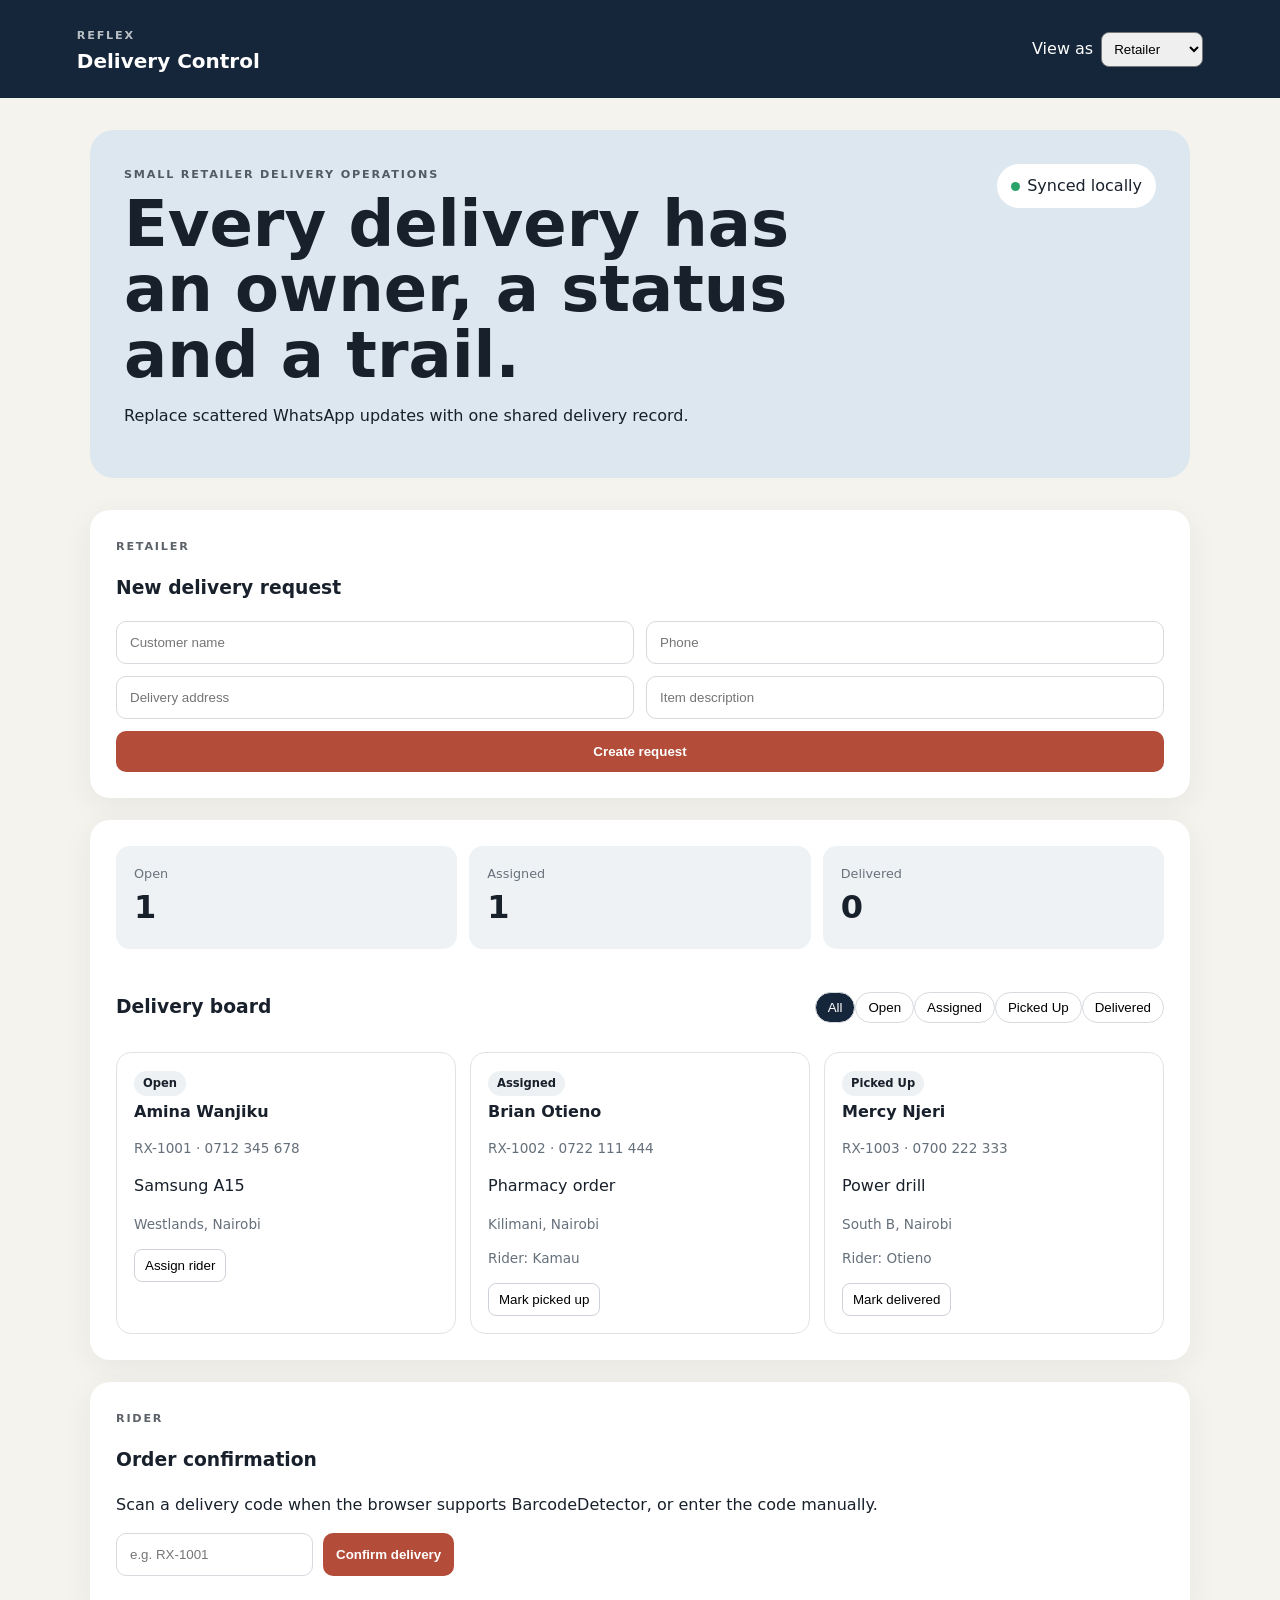
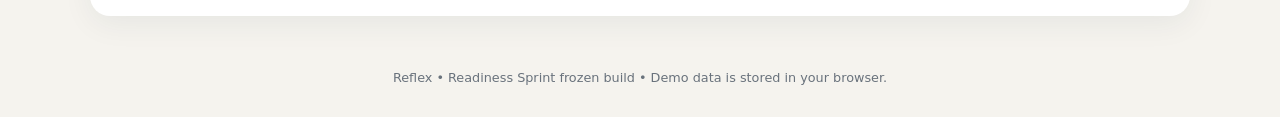
<file: index.html>
<!doctype html>
<html lang="en">
<head>
  <meta charset="utf-8"><meta name="viewport" content="width=device-width,initial-scale=1">
  <title>Reflex — Delivery Control</title>
  <link rel="stylesheet" href="styles.css">
</head>
<body>
<header class="topbar"><div><span class="eyebrow">REFLEX</span><h1>Delivery Control</h1></div><div class="role"><label for="role">View as</label><select id="role"><option>Retailer</option><option>Dispatcher</option><option>Rider</option></select></div></header>
<main>
<section class="hero"><div><p class="eyebrow">SMALL RETAILER DELIVERY OPERATIONS</p><h2>Every delivery has an owner, a status and a trail.</h2><p>Replace scattered WhatsApp updates with one shared delivery record.</p></div><div class="sync"><span id="syncDot"></span><span id="syncText">Synced locally</span></div></section>
<section id="retailerPanel" class="panel"><div class="panel-head"><div><p class="eyebrow">RETAILER</p><h3>New delivery request</h3></div></div><form id="requestForm" class="form-grid"><input id="customer" placeholder="Customer name" required><input id="phone" placeholder="Phone" required><input id="address" placeholder="Delivery address" required><input id="item" placeholder="Item description" required><button type="submit">Create request</button></form></section>
<section class="dashboard"><div class="stats"><div><span>Open</span><strong id="openCount">0</strong></div><div><span>Assigned</span><strong id="assignedCount">0</strong></div><div><span>Delivered</span><strong id="deliveredCount">0</strong></div></div><div class="toolbar"><h3>Delivery board</h3><div><button class="filter active" data-filter="all">All</button><button class="filter" data-filter="Open">Open</button><button class="filter" data-filter="Assigned">Assigned</button><button class="filter" data-filter="Picked Up">Picked Up</button><button class="filter" data-filter="Delivered">Delivered</button></div></div><div id="cards" class="cards"></div></section>
<section id="scanPanel" class="panel scan"><div><p class="eyebrow">RIDER</p><h3>Order confirmation</h3><p>Scan a delivery code when the browser supports BarcodeDetector, or enter the code manually.</p></div><div class="scan-row"><input id="scanCode" placeholder="e.g. RX-1001"><button id="confirmScan">Confirm delivery</button></div><video id="camera" autoplay playsinline hidden></video><p id="scanMessage" class="muted"></p></section>
</main><footer>Reflex • Readiness Sprint frozen build • Demo data is stored in your browser.</footer>
<script src="app.js"></script>
</body></html>
</file>
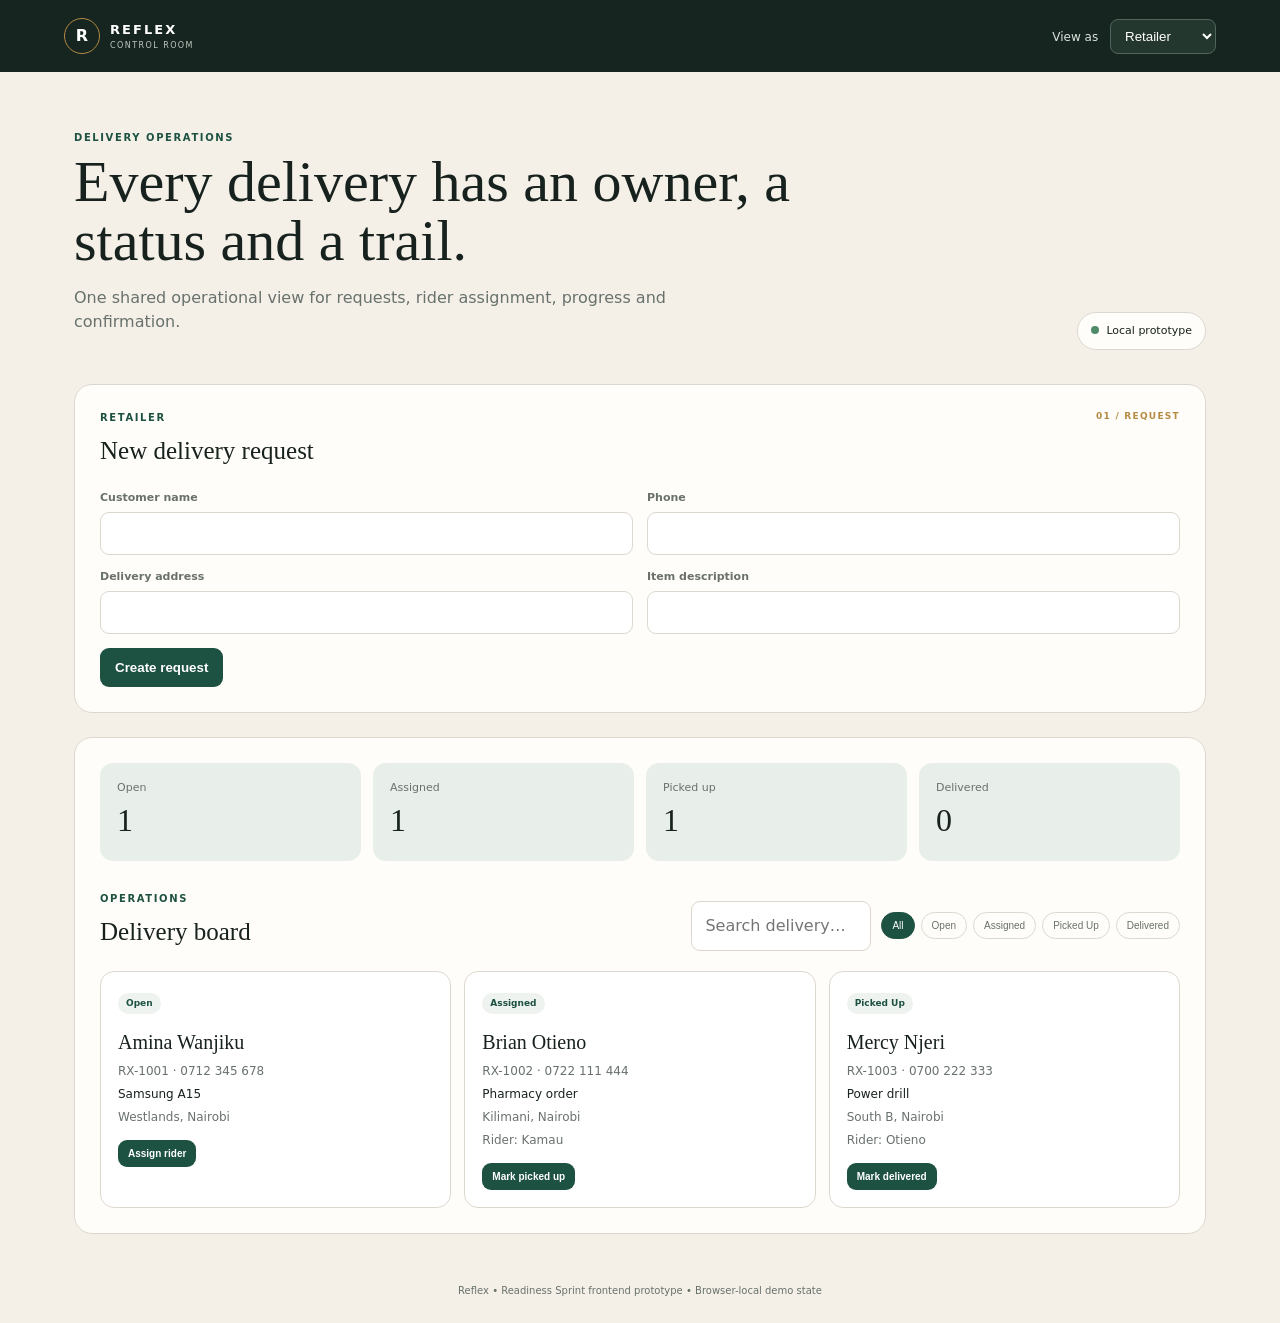
<file: Frontend/index.html>
<!doctype html>
<html lang="en">
<head>
  <meta charset="utf-8">
  <meta name="viewport" content="width=device-width,initial-scale=1">
  <meta name="description" content="Reflex Control Room — delivery coordination frontend prototype.">
  <title>Reflex — Control Room</title>
  <link rel="stylesheet" href="styles.css">
</head>
<body>
<header class="topbar">
  <a class="brand" href="#top" aria-label="Reflex Control Room home"><span class="brand-mark">R</span><span><strong>REFLEX</strong><small>CONTROL ROOM</small></span></a>
  <label class="role-switch">View as <select id="role"><option>Retailer</option><option>Dispatcher</option><option>Rider</option></select></label>
</header>
<main id="top">
  <section class="hero">
    <div><p class="eyebrow">DELIVERY OPERATIONS</p><h1>Every delivery has an owner, a status and a trail.</h1><p>One shared operational view for requests, rider assignment, progress and confirmation.</p></div>
    <div class="sync" aria-live="polite"><span id="syncDot"></span><span id="syncText">Local prototype</span></div>
  </section>

  <section id="retailerPanel" class="panel">
    <div class="section-head"><div><p class="eyebrow">RETAILER</p><h2>New delivery request</h2></div><span class="step">01 / REQUEST</span></div>
    <form id="requestForm" class="form-grid">
      <label>Customer name<input id="customer" autocomplete="name" required></label>
      <label>Phone<input id="phone" autocomplete="tel" required></label>
      <label>Delivery address<input id="address" required></label>
      <label>Item description<input id="item" required></label>
      <button class="primary" type="submit">Create request</button>
    </form>
  </section>

  <section id="dashboard" class="dashboard">
    <div class="stats" aria-label="Delivery metrics">
      <article><span>Open</span><strong id="openCount">0</strong></article>
      <article><span>Assigned</span><strong id="assignedCount">0</strong></article>
      <article><span>Picked up</span><strong id="pickedCount">0</strong></article>
      <article><span>Delivered</span><strong id="deliveredCount">0</strong></article>
    </div>
    <div class="section-head board-head"><div><p class="eyebrow">OPERATIONS</p><h2>Delivery board</h2></div><div class="controls"><input id="search" placeholder="Search delivery…" aria-label="Search deliveries"><div id="filters" class="filters"></div></div></div>
    <div id="cards" class="cards" aria-live="polite"></div>
  </section>

  <section id="riderPanel" class="panel rider-panel" hidden>
    <div class="section-head"><div><p class="eyebrow">RIDER</p><h2>Order confirmation</h2></div><span class="step">04 / PROOF</span></div>
    <p>Enter a delivery code as the reliable fallback when camera scanning is unavailable.</p>
    <div class="confirm-row"><input id="scanCode" placeholder="e.g. RX-1001"><button class="primary" id="confirmScan">Confirm delivery</button></div>
    <p id="scanMessage" class="feedback" aria-live="polite"></p>
  </section>
</main>
<footer>Reflex • Readiness Sprint frontend prototype • Browser-local demo state</footer>
<script src="app.js"></script>
</body>
</html>
</file>
<file: styles.css>
:root{font-family:Inter,system-ui,sans-serif;color:#18202b;background:#f5f3ee;line-height:1.5}*{box-sizing:border-box}body{margin:0}.topbar{display:flex;justify-content:space-between;align-items:center;padding:22px 6vw;background:#15263a;color:white}.topbar h1{margin:0;font-size:1.25rem}.eyebrow{font-size:.7rem;letter-spacing:.16em;font-weight:800;opacity:.7;margin:.2rem 0}.role{display:flex;gap:8px;align-items:center}.role select{padding:8px;border-radius:8px}.hero{margin:32px auto;max-width:1100px;padding:34px;border-radius:24px;background:#dce7ef;display:flex;justify-content:space-between;gap:30px}.hero h2{max-width:700px;font-size:clamp(2rem,5vw,4rem);line-height:1.02;margin:8px 0}.sync{white-space:nowrap;align-self:flex-start;background:#fff;padding:10px 14px;border-radius:99px}.sync span:first-child{display:inline-block;width:9px;height:9px;border-radius:50%;background:#29a36a;margin-right:7px}.panel,.dashboard{max-width:1100px;margin:22px auto;padding:26px;border-radius:20px;background:#fff;box-shadow:0 8px 30px #172b3a10}.form-grid{display:grid;grid-template-columns:repeat(2,1fr);gap:12px}.form-grid input,.scan-row input{padding:13px;border:1px solid #d6d9de;border-radius:10px}.form-grid button,.scan-row button{grid-column:span 2;background:#b34d39;color:#fff;border:0;border-radius:10px;padding:13px;font-weight:800;cursor:pointer}.stats{display:grid;grid-template-columns:repeat(3,1fr);gap:12px}.stats div{padding:18px;background:#eef2f4;border-radius:14px}.stats span{display:block;color:#69727c;font-size:.8rem}.stats strong{font-size:2rem}.toolbar{display:flex;justify-content:space-between;align-items:center;margin:25px 0 12px;gap:12px;flex-wrap:wrap}.filter{border:1px solid #d6d9de;background:white;border-radius:99px;padding:7px 12px;cursor:pointer}.filter.active{background:#15263a;color:#fff}.cards{display:grid;grid-template-columns:repeat(auto-fit,minmax(260px,1fr));gap:14px}.card{border:1px solid #e0e3e6;border-radius:15px;padding:17px}.card h4{margin:4px 0}.badge{display:inline-block;border-radius:99px;padding:4px 9px;background:#edf1f4;font-size:.72rem;font-weight:800}.meta{color:#65707b;font-size:.85rem}.actions{display:flex;gap:8px;flex-wrap:wrap;margin-top:14px}.actions button{padding:8px 10px;border:1px solid #ccd2d8;background:#fff;border-radius:8px;cursor:pointer}.scan-row{display:flex;gap:10px}.scan-row button{grid-column:auto}.muted{color:#68727d;font-size:.85rem}footer{text-align:center;padding:30px;color:#69727c;font-size:.8rem}@media(max-width:650px){.hero{margin:18px 12px;padding:24px;display:block}.panel,.dashboard{margin:18px 12px;padding:18px}.form-grid{grid-template-columns:1fr}.form-grid button{grid-column:auto}.stats{grid-template-columns:1fr}.scan-row{flex-direction:column}.topbar{padding:18px 20px}.role label{display:none}}
</file>
<file: Frontend/styles.css>
:root{--ink:#17211d;--muted:#68716c;--paper:#fffdf9;--canvas:#f4f0e8;--green:#1d5142;--gold:#b58a42;--line:#ddd8cf;--soft:#e8eee9}*{box-sizing:border-box}html{scroll-behavior:smooth}body{margin:0;background:var(--canvas);color:var(--ink);font-family:Inter,system-ui,-apple-system,BlinkMacSystemFont,"Segoe UI",sans-serif;line-height:1.5}.topbar{height:72px;background:#16251f;color:#fff;display:flex;align-items:center;justify-content:space-between;padding:0 clamp(18px,5vw,72px);position:sticky;top:0;z-index:10}.brand{display:flex;align-items:center;gap:10px;color:#fff;text-decoration:none}.brand-mark{width:36px;height:36px;border:1px solid var(--gold);border-radius:50%;display:grid;place-items:center;color:#fff;font-weight:800}.brand strong{display:block;letter-spacing:.16em;font-size:13px}.brand small{display:block;color:#bfc8c2;font-size:8px;letter-spacing:.18em}.role-switch{font-size:12px;color:#dce4df}.role-switch select{margin-left:8px;background:#24372f;color:#fff;border:1px solid #50665c;border-radius:8px;padding:8px 10px}.hero,main{max-width:1180px;margin:auto}.hero{padding:58px 24px 34px;display:flex;justify-content:space-between;gap:30px;align-items:end}.eyebrow{margin:0 0 7px;color:var(--green);font-size:10px;font-weight:800;letter-spacing:.16em}.hero h1{max-width:760px;margin:0 0 12px;font-family:Georgia,serif;font-size:clamp(34px,5vw,58px);line-height:1.02;font-weight:500}.hero p:not(.eyebrow){max-width:700px;color:var(--muted);font-size:16px}.sync{white-space:nowrap;background:var(--paper);padding:10px 13px;border:1px solid var(--line);border-radius:999px;font-size:11px}.sync span:first-child{display:inline-block;width:8px;height:8px;border-radius:50%;background:#4f8a68;margin-right:7px}.panel,.dashboard{margin:0 24px 24px;background:var(--paper);border:1px solid var(--line);border-radius:18px;padding:25px}.section-head{display:flex;justify-content:space-between;gap:20px;align-items:start;margin-bottom:20px}.section-head h2{margin:0;font-family:Georgia,serif;font-size:25px;font-weight:500}.step{font-size:9px;letter-spacing:.14em;color:var(--gold);font-weight:800}.form-grid{display:grid;grid-template-columns:repeat(2,1fr);gap:14px}.form-grid label{font-size:11px;font-weight:700;color:var(--muted)}input{width:100%;margin-top:6px;border:1px solid var(--line);border-radius:9px;background:#fff;padding:12px 13px;font:inherit;color:var(--ink);outline:none}input:focus,select:focus{border-color:var(--green);box-shadow:0 0 0 3px #1d51421a}.primary,.card button{border:0;border-radius:9px;background:var(--green);color:#fff;padding:12px 15px;font-weight:800;cursor:pointer}.form-grid .primary{width:max-content}.stats{display:grid;grid-template-columns:repeat(4,1fr);gap:12px;margin-bottom:30px}.stats article{background:var(--soft);border-radius:13px;padding:17px}.stats span{display:block;color:var(--muted);font-size:11px}.stats strong{font-family:Georgia,serif;font-size:32px;font-weight:500}.board-head{align-items:end}.controls{display:flex;gap:10px;align-items:center;flex-wrap:wrap}.controls input{width:180px;margin:0}.filters{display:flex;gap:6px;flex-wrap:wrap}.filter{border:1px solid var(--line);background:transparent;border-radius:999px;padding:7px 10px;font-size:10px;cursor:pointer;color:var(--muted)}.filter.active{background:var(--green);border-color:var(--green);color:#fff}.cards{display:grid;grid-template-columns:repeat(3,1fr);gap:13px}.card{border:1px solid var(--line);border-radius:14px;padding:17px;background:#fff}.badge{display:inline-block;background:#eef3ef;color:var(--green);border-radius:999px;padding:4px 8px;font-size:9px;font-weight:800}.card h3{margin:13px 0 2px;font-family:Georgia,serif;font-size:20px;font-weight:500}.card p{margin:5px 0;font-size:12px}.meta{color:var(--muted)}.card .actions{margin-top:14px;display:flex;gap:7px;flex-wrap:wrap}.card button{font-size:10px;padding:8px 10px}.empty{grid-column:1/-1;text-align:center;padding:35px;color:var(--muted)}.confirm-row{display:flex;gap:10px;max-width:600px}.confirm-row input{margin:0}.feedback{font-size:12px;color:var(--green)}footer{text-align:center;color:var(--muted);font-size:10px;padding:25px} [hidden]{display:none!important}@media(max-width:800px){.hero{display:block;padding-top:38px}.sync{display:inline-block;margin-top:10px}.cards{grid-template-columns:1fr 1fr}.board-head{align-items:start;flex-direction:column}.stats{grid-template-columns:repeat(2,1fr)}}@media(max-width:560px){.topbar{height:auto;padding:12px 16px;gap:12px}.role-switch{font-size:0}.role-switch select{font-size:11px}.hero,.panel,.dashboard{margin-left:14px;margin-right:14px}.hero{padding-left:10px;padding-right:10px}.panel,.dashboard{padding:18px}.form-grid,.cards{grid-template-columns:1fr}.stats{grid-template-columns:1fr 1fr}.confirm-row{flex-direction:column}.confirm-row .primary{width:100%}.controls{width:100%}.controls input{width:100%}.filters{width:100%}}
</file>
